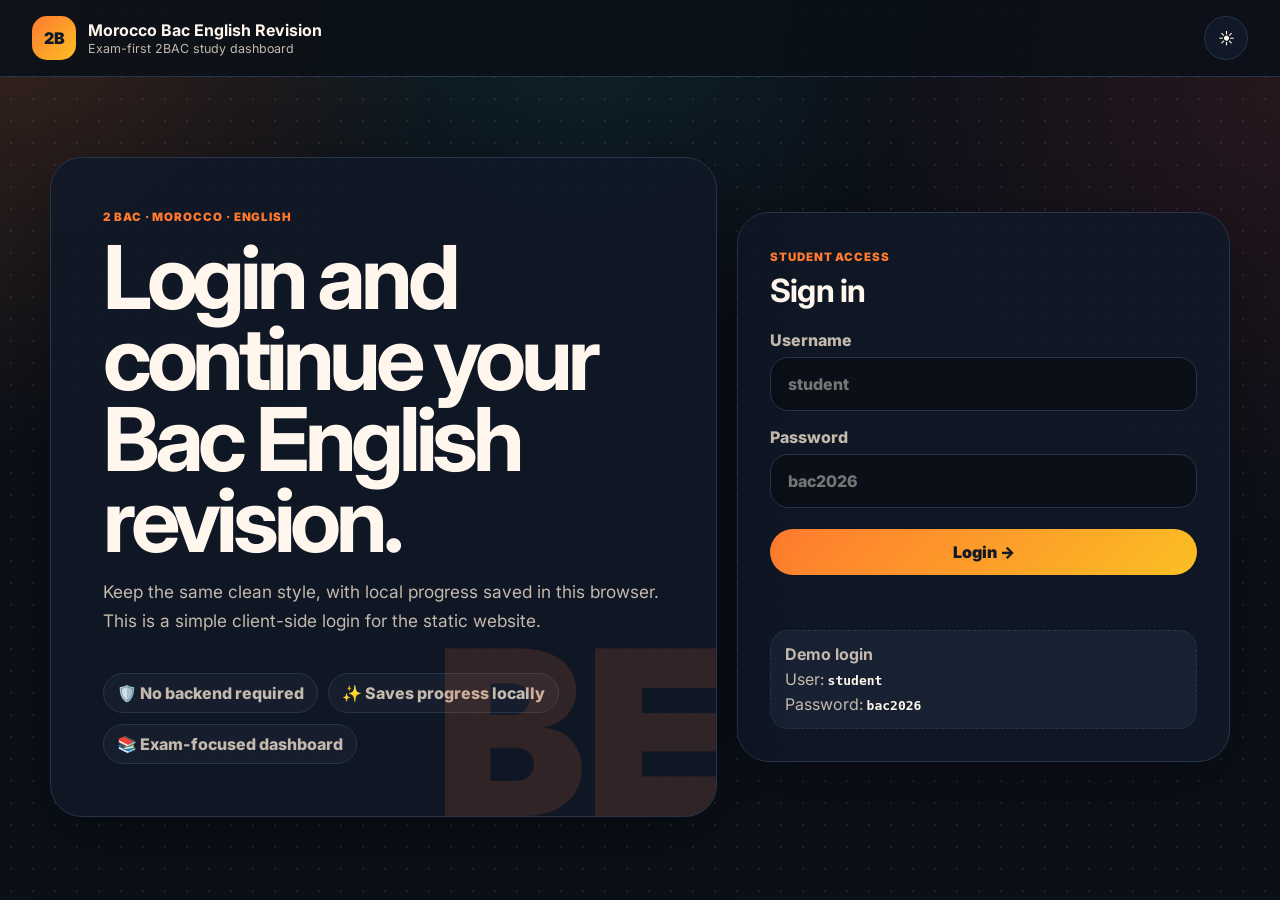
<file: index.html>
<!doctype html>
<html lang="en">
  <head>
    <meta charset="UTF-8" />
    <meta name="viewport" content="width=device-width, initial-scale=1.0" />
    <meta name="description" content="Mobile-first Morocco Baccalaureate English revision dashboard for 2BAC exam preparation." />
    <title>Morocco Bac English Revision</title>
    <link rel="preconnect" href="https://fonts.googleapis.com" />
    <link rel="preconnect" href="https://fonts.gstatic.com" crossorigin />
    <link href="https://fonts.googleapis.com/css2?family=Inter:wght@400;500;600;700;800&display=swap" rel="stylesheet" />
    <link rel="stylesheet" href="styles.css?v=20260601-loginfix" />
    <script defer src="script.js?v=20260601-loginfix"></script>
  </head>
  <body class="auth-locked">
    <header class="site-header">
      <a class="brand" href="#dashboard" data-view="dashboard" aria-label="Open dashboard">
        <span class="brand-mark">2B</span>
        <span>
          <strong>Morocco Bac English Revision</strong>
          <small>Exam-first 2BAC study dashboard</small>
        </span>
      </a>

      <nav class="desktop-nav" aria-label="Main navigation">
        <button class="nav-link active" type="button" data-view="dashboard">Home</button>
        <button class="nav-link" type="button" data-view="lessons">Lessons</button>
        <button class="nav-link" type="button" data-view="practice">Practice</button>
        <button class="nav-link" type="button" data-view="checklist">Checklist</button>
        <button class="nav-link" type="button" data-view="progress">Progress</button>
      </nav>

      <div class="header-actions">
        <button class="ghost-action small logout-btn" id="logoutButton" type="button" hidden>Logout</button>
        <button class="theme-toggle" id="themeToggle" type="button" aria-label="Toggle dark mode">🌙</button>
      </div>
    </header>

    <section class="login-screen" id="loginScreen" aria-labelledby="loginTitle">
      <div class="login-hero">
        <span class="eyebrow">2 Bac · Morocco · English</span>
        <h1 id="loginTitle">Login and continue your Bac English revision.</h1>
        <p>
          Keep the same clean style, with local progress saved in this browser. This is a simple client-side login for the static website.
        </p>
        <div class="login-points">
          <span>🛡️ No backend required</span>
          <span>✨ Saves progress locally</span>
          <span>📚 Exam-focused dashboard</span>
        </div>
      </div>

      <form class="login-card" id="loginForm">
        <span class="eyebrow">Student access</span>
        <h2>Sign in</h2>
        <label class="login-field">
          <span>Username</span>
          <input id="loginUsername" name="username" type="text" autocomplete="username" placeholder="student" required />
        </label>
        <label class="login-field">
          <span>Password</span>
          <input id="loginPassword" name="password" type="password" autocomplete="current-password" placeholder="bac2026" required />
        </label>
        <button class="primary-action login-submit" type="submit">Login →</button>
        <p class="login-message" id="loginMessage" aria-live="polite"></p>
        <div class="demo-credentials">
          <strong>Demo login</strong>
          <span>User: <code>student</code></span>
          <span>Password: <code>bac2026</code></span>
        </div>
      </form>
    </section>

    <main class="app-shell">
      <section class="view active" id="dashboard" aria-labelledby="dashboardTitle">
        <div class="hero-card">
          <div class="hero-copy">
            <span class="eyebrow">Moroccan 2BAC English exam prep</span>
            <h1 id="dashboardTitle">Grammar, Vocabulary, Functions, Writing, Reading and Mock Exams.</h1>
            <p>
              A practical revision workspace built for the exam only. Study short lessons, practise quick questions,
              mark completed topics, and follow a final 7-day revision plan.
            </p>
            <div class="hero-actions">
              <button class="primary-action" type="button" data-view="lessons">Start Revision</button>
              <button class="secondary-action" type="button" data-view="practice">Take Practice Quiz</button>
              <button class="ghost-action" type="button" data-view="checklist">Print Checklist</button>
            </div>
          </div>
          <aside class="exam-card" aria-label="Exam structure">
            <span class="eyebrow">Exam focus</span>
            <ol>
              <li><strong>Reading:</strong> proof, references, vocabulary from context.</li>
              <li><strong>Language:</strong> grammar, vocabulary, and functions.</li>
              <li><strong>Writing:</strong> paragraph, essay, email, letter, report or review.</li>
            </ol>
          </aside>
        </div>

        <section class="stats-grid" id="statsCards" aria-label="Study progress overview"></section>

        <section class="dashboard-grid">
          <article class="panel">
            <div class="section-title">
              <span class="eyebrow">Lesson categories</span>
              <h2>Choose what to revise</h2>
            </div>
            <div class="category-grid" id="categoryGrid"></div>
          </article>

          <article class="panel next-panel">
            <div class="section-title">
              <span class="eyebrow">Next step</span>
              <h2>Recommended lesson</h2>
            </div>
            <div id="nextLesson"></div>
          </article>
        </section>
      </section>

      <section class="view" id="lessons" aria-labelledby="lessonsTitle">
        <div class="tool-header">
          <div>
            <span class="eyebrow">Lesson library</span>
            <h1 id="lessonsTitle">Exam-ready English summaries</h1>
            <p>Filter by lesson type and search by topic, grammar point, function, or writing format.</p>
          </div>
          <label class="search-box">
            <span>Search</span>
            <input id="lessonSearch" type="search" placeholder="conditionals, brain drain, formal letter..." />
          </label>
        </div>

        <div class="filter-row" id="filterRow" aria-label="Lesson filters"></div>
        <div class="lesson-grid" id="lessonGrid"></div>
      </section>

      <section class="view" id="practice" aria-labelledby="practiceTitle">
        <div class="tool-header">
          <div>
            <span class="eyebrow">Active recall</span>
            <h1 id="practiceTitle">Practice quizzes and mock exams</h1>
            <p>Short exam-style questions with answer keys and explanations.</p>
          </div>
        </div>

        <div class="practice-tabs" id="practiceTabs">
          <button class="active" type="button" data-practice="quiz">Quizzes</button>
          <button type="button" data-practice="writing">Writing prompts</button>
          <button type="button" data-practice="mock">Mock exams</button>
        </div>
        <div id="practiceContent"></div>
      </section>

      <section class="view" id="checklist" aria-labelledby="checklistTitle">
        <div class="tool-header">
          <div>
            <span class="eyebrow">Final revision</span>
            <h1 id="checklistTitle">7-day plan, exam-day checklist and high-frequency language</h1>
            <p>Use this page during the final week. Print it and keep it next to your notebook.</p>
          </div>
          <button class="primary-action" type="button" id="printChecklist">Print Checklist</button>
        </div>
        <div id="checklistContent"></div>
      </section>

      <section class="view" id="progress" aria-labelledby="progressTitle">
        <div class="tool-header">
          <div>
            <span class="eyebrow">Local progress</span>
            <h1 id="progressTitle">Revision tracker</h1>
            <p>Your completed lessons are saved in this browser using localStorage. Login is client-side only for this static version.</p>
          </div>
          <button class="danger-action" type="button" id="resetProgress">Reset Progress</button>
        </div>
        <div id="progressContent"></div>
      </section>
    </main>

    <nav class="mobile-nav" aria-label="Mobile navigation">
      <button class="active" type="button" data-view="dashboard">🏠<span>Home</span></button>
      <button type="button" data-view="lessons">📚<span>Lessons</span></button>
      <button type="button" data-view="practice">🧠<span>Practice</span></button>
      <button type="button" data-view="checklist">✅<span>Checklist</span></button>
      <button type="button" data-view="progress">📈<span>Progress</span></button>
    </nav>

    <section id="printMount" aria-hidden="true"></section>
  </body>
</html>
</file>
<file: styles.css>
:root {
  --page: #f6f4ee;
  --surface: #fffdf8;
  --surface-2: #efe9dc;
  --ink: #161b18;
  --muted: #65706a;
  --line: #ded6c8;
  --accent: #0f766e;
  --accent-2: #ff7a2f;
  --accent-soft: #d9f1ed;
  --danger: #b42318;
  --shadow: 0 22px 70px rgba(31, 41, 35, 0.12);
  --radius: 22px;
}

body[data-theme="dark"] {
  --page: #0b1018;
  --surface: #111827;
  --surface-2: #182131;
  --ink: #fff7ed;
  --muted: #c4b9ad;
  --line: #273449;
  --accent: #28c7c9;
  --accent-2: #ff7a2f;
  --accent-soft: #192a36;
  --danger: #fb7185;
  --shadow: 0 22px 70px rgba(0, 0, 0, 0.32);
}

* { box-sizing: border-box; }
html { scroll-behavior: smooth; }
body {
  margin: 0;
  min-height: 100vh;
  background:
    radial-gradient(circle at 0 0, rgba(255, 122, 47, 0.18), transparent 28rem),
    radial-gradient(circle at 100% 10%, rgba(239, 68, 68, 0.12), transparent 28rem),
    radial-gradient(circle at 45% 0, rgba(40, 199, 201, 0.10), transparent 22rem),
    var(--page);
  color: var(--ink);
  font-family: Inter, system-ui, -apple-system, BlinkMacSystemFont, "Segoe UI", sans-serif;
}

body::before {
  content: "";
  position: fixed;
  inset: 0;
  pointer-events: none;
  z-index: -1;
  opacity: .34;
  background-image: radial-gradient(currentColor 1px, transparent 1px);
  background-size: 22px 22px;
  color: color-mix(in srgb, var(--muted) 35%, transparent);
}

button, input { font: inherit; }
button { cursor: pointer; }

.site-header {
  position: sticky;
  top: 0;
  z-index: 20;
  display: flex;
  align-items: center;
  justify-content: space-between;
  gap: 1rem;
  padding: 1rem clamp(1rem, 3vw, 2rem);
  backdrop-filter: blur(18px);
  background: color-mix(in srgb, var(--page) 88%, transparent);
  border-bottom: 1px solid var(--line);
}

.brand {
  display: flex;
  align-items: center;
  gap: .75rem;
  color: inherit;
  text-decoration: none;
}
.brand-mark {
  display: grid;
  place-items: center;
  width: 44px;
  height: 44px;
  border-radius: 15px;
  background: linear-gradient(135deg, var(--accent-2), #fbbf24);
  color: #111827;
  font-weight: 900;
}
.brand strong, .brand small { display: block; }
.brand small { color: var(--muted); font-size: .78rem; margin-top: .1rem; }
.header-actions { display: flex; align-items: center; gap: .55rem; }

.desktop-nav {
  display: flex;
  gap: .35rem;
  padding: .3rem;
  border: 1px solid var(--line);
  border-radius: 999px;
  background: var(--surface);
}
.nav-link, .theme-toggle, .filter-btn, .practice-tabs button {
  border: 0;
  color: var(--ink);
  background: transparent;
}
.nav-link {
  padding: .65rem .95rem;
  border-radius: 999px;
  color: var(--muted);
  font-weight: 800;
}
.nav-link.active, .filter-btn.active, .practice-tabs button.active {
  color: #111827;
  background: linear-gradient(135deg, var(--accent-2), #fbbf24);
}
.theme-toggle {
  width: 44px;
  height: 44px;
  border-radius: 50%;
  background: var(--surface);
  border: 1px solid var(--line);
}

.auth-locked .desktop-nav,
.auth-locked .app-shell,
.auth-locked .mobile-nav,
.auth-locked .logout-btn { display: none !important; }
.auth-ready .login-screen { display: none !important; }

.login-screen {
  width: min(1180px, calc(100% - 2rem));
  min-height: calc(100vh - 80px);
  margin: 0 auto;
  display: grid;
  grid-template-columns: 1.15fr .85fr;
  gap: 1.25rem;
  align-items: center;
  padding: clamp(2rem, 6vw, 5rem) 0;
}
.login-hero,
.login-card {
  border: 1px solid var(--line);
  border-radius: 32px;
  box-shadow: var(--shadow);
  background: color-mix(in srgb, var(--surface) 88%, transparent);
}
.login-hero {
  min-height: 520px;
  padding: clamp(1.5rem, 5vw, 3.25rem);
  display: flex;
  flex-direction: column;
  justify-content: center;
  overflow: hidden;
  position: relative;
}
.login-hero::after {
  content: "BE";
  position: absolute;
  right: -1rem;
  bottom: -2rem;
  font-size: clamp(7rem, 18vw, 15rem);
  font-weight: 900;
  line-height: 1;
  color: color-mix(in srgb, var(--accent-2) 14%, transparent);
}
.login-hero h1 {
  max-width: 760px;
  font-size: clamp(2.8rem, 7vw, 5.5rem);
  line-height: .92;
  letter-spacing: -.06em;
  margin: .8rem 0 1rem;
}
.login-hero p { max-width: 620px; font-size: 1.08rem; }
.login-points {
  display: flex;
  flex-wrap: wrap;
  gap: .65rem;
  margin-top: 1.25rem;
}
.login-points span {
  display: inline-flex;
  border: 1px solid var(--line);
  border-radius: 999px;
  padding: .58rem .8rem;
  background: color-mix(in srgb, var(--surface-2) 80%, transparent);
  color: var(--muted);
  font-weight: 800;
}
.login-card {
  padding: clamp(1.4rem, 4vw, 2rem);
}
.login-card h2 { font-size: 2rem; margin: .35rem 0 1.25rem; }
.login-field { display: grid; gap: .45rem; margin-bottom: 1rem; color: var(--muted); font-weight: 800; }
.login-field input {
  width: 100%;
  border: 1px solid var(--line);
  background: var(--page);
  color: var(--ink);
  border-radius: 18px;
  padding: 1rem 1.05rem;
  outline: none;
}
.login-field input:focus { border-color: var(--accent-2); box-shadow: 0 0 0 4px color-mix(in srgb, var(--accent-2) 20%, transparent); }
.login-submit { width: 100%; justify-content: center; margin-top: .3rem; }
.login-message { min-height: 1.6rem; margin: .9rem 0; font-weight: 800; color: var(--accent); }
.login-message.error { color: var(--danger); }
.demo-credentials {
  display: grid;
  gap: .3rem;
  border: 1px dashed var(--line);
  border-radius: 18px;
  padding: .85rem;
  color: var(--muted);
  background: var(--surface-2);
}
.demo-credentials code {
  color: var(--ink);
  font-weight: 900;
}

.app-shell {
  width: min(1180px, calc(100% - 2rem));
  margin: 0 auto;
  padding: 2rem 0 6.5rem;
}
.view { display: none; }
.view.active { display: block; animation: rise .25s ease-out; }
@keyframes rise { from { opacity: 0; transform: translateY(8px); } to { opacity: 1; transform: none; } }

.hero-card {
  display: grid;
  grid-template-columns: minmax(0, 1.5fr) minmax(280px, .7fr);
  gap: 1rem;
  align-items: stretch;
  margin-bottom: 1rem;
}
.hero-copy, .exam-card, .panel, .stat-card, .lesson-card, .quiz-card, .prompt-card, .mock-card, .next-lesson-card, .progress-row {
  background: color-mix(in srgb, var(--surface) 94%, transparent);
  border: 1px solid var(--line);
  border-radius: var(--radius);
  box-shadow: var(--shadow);
}
.hero-copy { padding: clamp(1.5rem, 4vw, 3rem); }
.eyebrow {
  display: inline-flex;
  color: var(--accent-2);
  text-transform: uppercase;
  letter-spacing: .08em;
  font-size: .72rem;
  font-weight: 900;
}
h1, h2, h3, p { margin-top: 0; }
h1 { font-size: clamp(2.1rem, 6vw, 4.8rem); line-height: .95; letter-spacing: -.055em; margin-bottom: 1rem; }
h2 { letter-spacing: -.025em; }
p { color: var(--muted); line-height: 1.7; }
.hero-actions, .card-actions, .filter-row, .chip-row { display: flex; flex-wrap: wrap; gap: .7rem; }
.primary-action, .secondary-action, .ghost-action, .danger-action, .complete-btn {
  border: 0;
  border-radius: 999px;
  padding: .82rem 1.05rem;
  font-weight: 900;
}
.primary-action { background: linear-gradient(135deg, var(--accent-2), #fbbf24); color: #111827; }
.secondary-action { background: var(--ink); color: var(--page); }
.ghost-action, .complete-btn { background: var(--surface-2); color: var(--ink); }
.danger-action { background: color-mix(in srgb, var(--danger) 16%, var(--surface)); color: var(--danger); }
.small { padding: .58rem .82rem; font-size: .9rem; }
.exam-card { padding: 1.4rem; }
.exam-card ol { padding-left: 1.2rem; margin-bottom: 0; color: var(--muted); line-height: 1.65; }
.exam-card strong { color: var(--ink); }

.stats-grid, .category-grid, .lesson-grid, .quiz-grid, .prompt-grid, .mock-grid, .progress-list { display: grid; gap: 1rem; }
.stats-grid { grid-template-columns: repeat(4, 1fr); margin-bottom: 1rem; }
.stat-card { padding: 1.1rem; }
.stat-card span, .stat-card small { display: block; color: var(--muted); }
.stat-card strong { display: block; font-size: 2rem; margin: .3rem 0; }
.mini-bar, .progress-bar { height: 9px; background: var(--surface-2); border-radius: 999px; overflow: hidden; }
.mini-bar i, .progress-bar span { display: block; height: 100%; background: linear-gradient(90deg, var(--accent-2), var(--accent)); border-radius: inherit; }

.dashboard-grid { display: grid; grid-template-columns: 1.35fr .65fr; gap: 1rem; }
.panel { padding: 1.25rem; }
.section-title { display: flex; justify-content: space-between; gap: 1rem; align-items: end; margin-bottom: 1rem; }
.category-grid { grid-template-columns: repeat(3, 1fr); }
.category-card { text-align: left; border: 1px solid var(--line); background: var(--surface-2); color: var(--ink); border-radius: 18px; padding: 1rem; }
.category-card span, .category-card strong, .category-card small { display: block; }
.category-card span { font-size: 1.4rem; }
.category-card small { color: var(--muted); margin-top: .25rem; }
.next-lesson-card { padding: 1.1rem; box-shadow: none; }

.tool-header { display: flex; justify-content: space-between; gap: 1rem; align-items: end; margin-bottom: 1.25rem; }
.tool-header h1 { font-size: clamp(2rem, 4vw, 3.4rem); }
.search-box { display: grid; gap: .35rem; min-width: min(360px, 100%); color: var(--muted); font-weight: 700; }
.search-box input { width: 100%; border: 1px solid var(--line); background: var(--surface); color: var(--ink); padding: .9rem 1rem; border-radius: 999px; outline: none; }
.filter-row { margin-bottom: 1rem; }
.filter-btn { border: 1px solid var(--line); background: var(--surface); padding: .68rem .9rem; border-radius: 999px; font-weight: 800; }
.lesson-grid { grid-template-columns: repeat(2, minmax(0, 1fr)); }
.lesson-card { padding: 1.2rem; box-shadow: var(--shadow); }
.lesson-head { display: flex; justify-content: space-between; color: var(--muted); font-size: .9rem; }
.pill { display: inline-flex; align-items: center; width: max-content; background: var(--accent-soft); color: var(--accent); border-radius: 999px; padding: .28rem .6rem; font-size: .75rem; font-weight: 900; text-transform: uppercase; }
.lesson-card details { margin: 1rem 0; }
.lesson-card summary { font-weight: 800; cursor: pointer; }
.lesson-detail { margin-top: .8rem; border-top: 1px solid var(--line); padding-top: .8rem; }
.lesson-detail ul, .check-list { color: var(--muted); line-height: 1.7; }
.complete-btn.done { background: var(--accent); color: #061014; }

.practice-tabs { display: inline-flex; gap: .35rem; padding: .35rem; border-radius: 999px; background: var(--surface); border: 1px solid var(--line); margin-bottom: 1rem; }
.practice-tabs button { padding: .7rem 1rem; border-radius: 999px; font-weight: 800; }
.quiz-grid { grid-template-columns: repeat(2, 1fr); }
.quiz-card, .prompt-card, .mock-card { padding: 1.15rem; }
.answer-list { display: grid; gap: .55rem; margin: 1rem 0; }
.answer-list button { border: 1px solid var(--line); background: var(--surface-2); color: var(--ink); padding: .8rem; border-radius: 14px; text-align: left; }
.answer-list button.correct { border-color: var(--accent); background: var(--accent-soft); }
.answer-list button.wrong { border-color: var(--danger); color: var(--danger); }
.quiz-explanation { font-weight: 700; }
.prompt-grid, .mock-grid { grid-template-columns: repeat(3, 1fr); }
.checklist-layout { display: grid; grid-template-columns: repeat(2, 1fr); gap: 1rem; }
.timeline { display: grid; gap: .75rem; }
.timeline div { border-left: 4px solid var(--accent-2); background: var(--surface-2); border-radius: 14px; padding: .8rem .9rem; }
.timeline p { margin-bottom: 0; }
.chip-row span { display: inline-flex; padding: .52rem .75rem; border-radius: 999px; background: var(--surface-2); border: 1px solid var(--line); font-weight: 700; }
.progress-hero strong { font-size: clamp(3rem, 9vw, 6rem); line-height: 1; }
.progress-row { display: grid; grid-template-columns: 260px 1fr; gap: 1rem; align-items: center; padding: 1rem; box-shadow: none; }
.progress-row small { display: block; color: var(--muted); margin-top: .2rem; }
.empty-card { padding: 2rem; border: 1px dashed var(--line); color: var(--muted); border-radius: var(--radius); }

.mobile-nav { display: none; position: fixed; left: .75rem; right: .75rem; bottom: .75rem; z-index: 40; grid-template-columns: repeat(5, 1fr); gap: .25rem; padding: .35rem; background: color-mix(in srgb, var(--surface) 92%, transparent); border: 1px solid var(--line); border-radius: 24px; box-shadow: var(--shadow); backdrop-filter: blur(18px); }
.mobile-nav button { border: 0; border-radius: 18px; background: transparent; color: var(--muted); padding: .55rem .25rem; font-size: 1rem; font-weight: 800; }
.mobile-nav button span { display: block; font-size: .66rem; margin-top: .1rem; }
.mobile-nav button.active { background: var(--accent-soft); color: var(--ink); }

#printMount { display: none; }
.print-card { background: white; color: black; padding: 2rem; }

@media (max-width: 900px) {
  .desktop-nav { display: none; }
  .auth-ready .mobile-nav { display: grid; }
  .site-header { padding: .85rem 1rem; }
  .brand small { display: none; }
  .login-screen { grid-template-columns: 1fr; min-height: auto; padding: 1rem 0 6rem; }
  .login-hero { min-height: 360px; }
  .app-shell { width: min(100% - 1rem, 1180px); padding-top: 1rem; }
  .hero-card, .dashboard-grid, .tool-header, .checklist-layout { grid-template-columns: 1fr; display: grid; }
  .stats-grid, .category-grid, .lesson-grid, .quiz-grid, .prompt-grid, .mock-grid { grid-template-columns: 1fr; }
  .hero-copy { padding: 1.35rem; }
  h1 { font-size: 2.5rem; }
  .tool-header { align-items: stretch; }
  .progress-row { grid-template-columns: 1fr; }
}

@media print {
  body > *:not(#printMount) { display: none !important; }
  #printMount { display: block; }
  .view.active { display: block; }
  body { background: white; color: black; }
}
</file>
